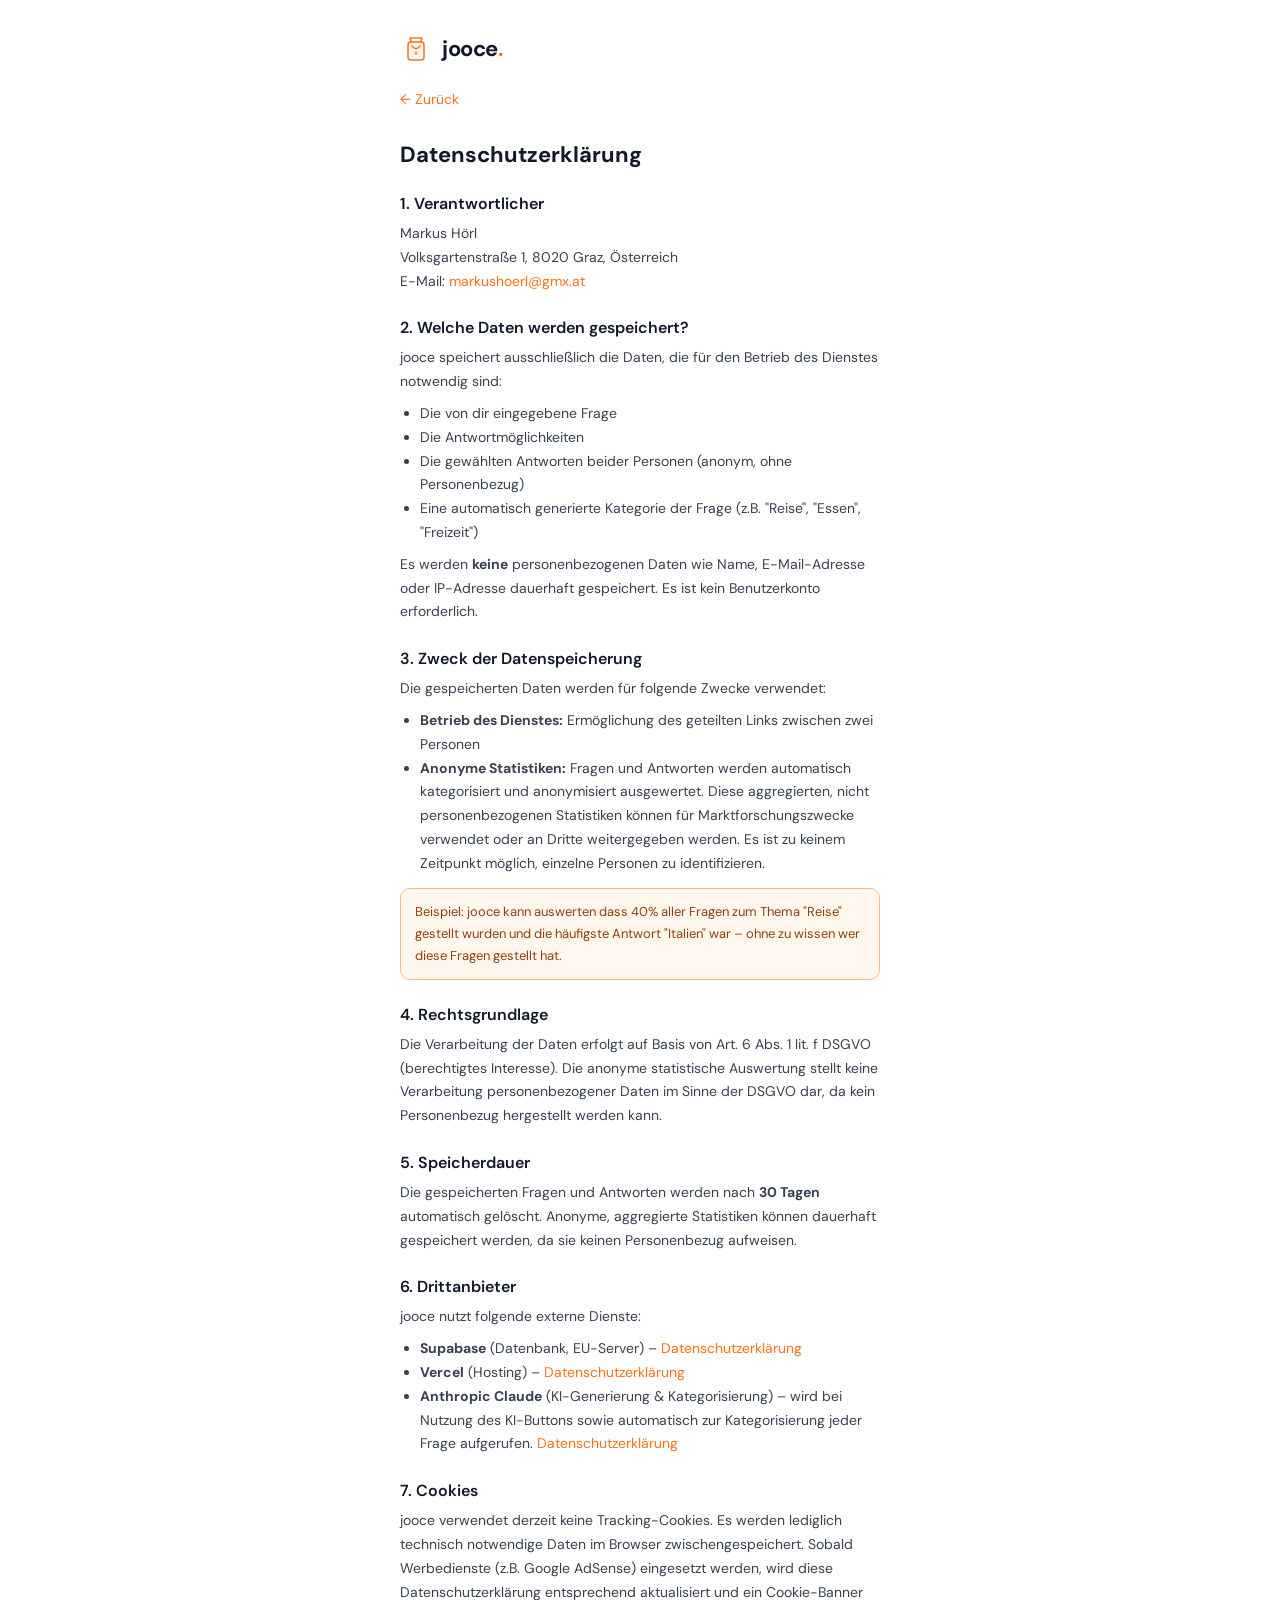
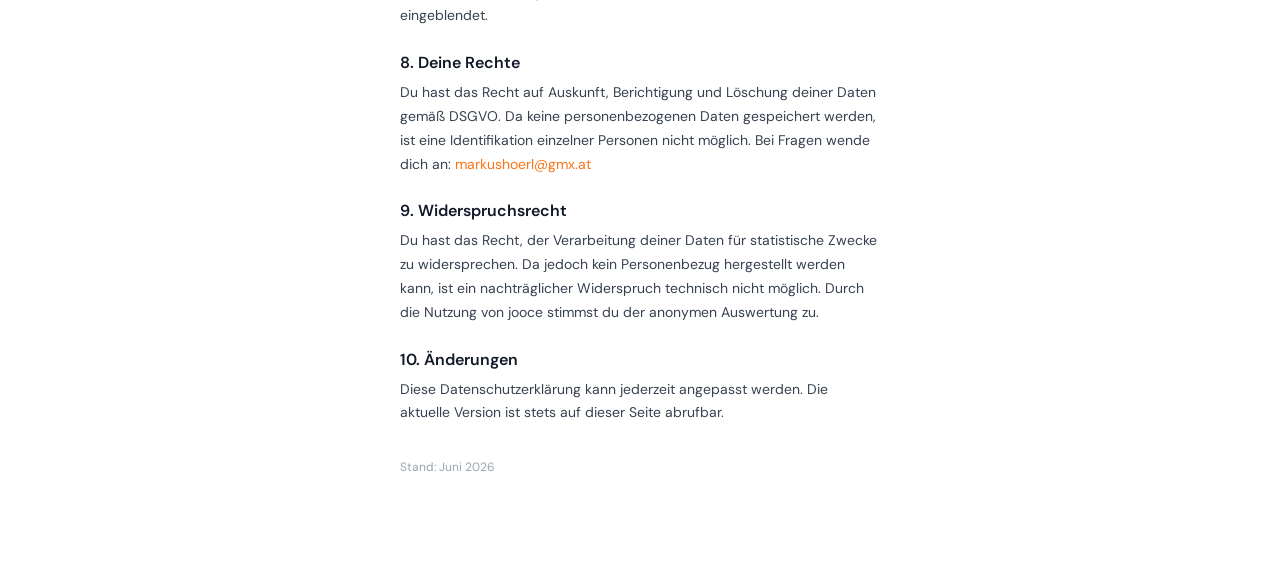
<file: datenschutz.html>
<!DOCTYPE html>
<html lang="de">
<head>
  <meta charset="UTF-8" />
  <meta name="viewport" content="width=device-width, initial-scale=1.0" />
  <title>Datenschutz – jooce.</title>
  <link rel="preconnect" href="https://fonts.googleapis.com" />
  <link href="https://fonts.googleapis.com/css2?family=DM+Sans:wght@400;500;600;700&display=swap" rel="stylesheet" />
  <link rel="stylesheet" href="/style.css" />
  <style>
    .legal { max-width: 520px; margin: 0 auto; padding: 2rem 1.25rem; }
    .legal h1 { font-size: 22px; font-weight: 700; margin-bottom: 1.5rem; color: #111827; }
    .legal h2 { font-size: 16px; font-weight: 600; margin: 1.5rem 0 0.5rem; color: #111827; }
    .legal p, .legal li { font-size: 14px; color: #374151; line-height: 1.7; }
    .legal a { color: #F97316; text-decoration: none; }
    .legal ul { padding-left: 1.25rem; margin: 0.5rem 0; }
    .back-btn { display: inline-flex; align-items: center; gap: 6px; font-size: 14px; color: #6B7280; margin-bottom: 2rem; text-decoration: none; }
    .back-btn:hover { color: #F97316; }
    .highlight { background: #FFF7ED; border: 1.5px solid #FDBA74; border-radius: 10px; padding: 12px 14px; margin: 0.75rem 0; }
    .highlight p { margin: 0; font-size: 13px; color: #92400E; }
  </style>
</head>
<body>
<div class="legal">
  <div class="logo" style="margin-bottom:1.5rem;">
    <svg width="32" height="32" viewBox="0 0 32 32" fill="none">
      <rect x="8" y="10" width="16" height="18" rx="3" fill="#FFF7ED" stroke="#F97316" stroke-width="1.5"/>
      <path d="M11 10 L10 6 L22 6 L21 10" stroke="#F97316" stroke-width="1.5" stroke-linecap="round" stroke-linejoin="round" fill="none"/>
      <path d="M12 14 Q16 19 20 14" stroke="#F97316" stroke-width="1.5" stroke-linecap="round" fill="none"/>
      <circle cx="16" cy="21" r="2" fill="#F97316" opacity="0.5"/>
    </svg>
    <span class="logo-text">jooce<em>.</em></span>
  </div>

  <a href="/" class="back-btn">← Zurück</a>

  <h1>Datenschutzerklärung</h1>

  <h2>1. Verantwortlicher</h2>
  <p>
    Markus Hörl<br>
    Volksgartenstraße 1, 8020 Graz, Österreich<br>
    E-Mail: <a href="mailto:markushoerl@gmx.at">markushoerl@gmx.at</a>
  </p>

  <h2>2. Welche Daten werden gespeichert?</h2>
  <p>jooce speichert ausschließlich die Daten, die für den Betrieb des Dienstes notwendig sind:</p>
  <ul>
    <li>Die von dir eingegebene Frage</li>
    <li>Die Antwortmöglichkeiten</li>
    <li>Die gewählten Antworten beider Personen (anonym, ohne Personenbezug)</li>
    <li>Eine automatisch generierte Kategorie der Frage (z.B. "Reise", "Essen", "Freizeit")</li>
  </ul>
  <p>Es werden <strong>keine</strong> personenbezogenen Daten wie Name, E-Mail-Adresse oder IP-Adresse dauerhaft gespeichert. Es ist kein Benutzerkonto erforderlich.</p>

  <h2>3. Zweck der Datenspeicherung</h2>
  <p>Die gespeicherten Daten werden für folgende Zwecke verwendet:</p>
  <ul>
    <li><strong>Betrieb des Dienstes:</strong> Ermöglichung des geteilten Links zwischen zwei Personen</li>
    <li><strong>Anonyme Statistiken:</strong> Fragen und Antworten werden automatisch kategorisiert und anonymisiert ausgewertet. Diese aggregierten, nicht personenbezogenen Statistiken können für Marktforschungszwecke verwendet oder an Dritte weitergegeben werden. Es ist zu keinem Zeitpunkt möglich, einzelne Personen zu identifizieren.</li>
  </ul>

  <div class="highlight">
    <p>Beispiel: jooce kann auswerten dass 40% aller Fragen zum Thema "Reise" gestellt wurden und die häufigste Antwort "Italien" war – ohne zu wissen wer diese Fragen gestellt hat.</p>
  </div>

  <h2>4. Rechtsgrundlage</h2>
  <p>Die Verarbeitung der Daten erfolgt auf Basis von Art. 6 Abs. 1 lit. f DSGVO (berechtigtes Interesse). Die anonyme statistische Auswertung stellt keine Verarbeitung personenbezogener Daten im Sinne der DSGVO dar, da kein Personenbezug hergestellt werden kann.</p>

  <h2>5. Speicherdauer</h2>
  <p>Die gespeicherten Fragen und Antworten werden nach <strong>30 Tagen</strong> automatisch gelöscht. Anonyme, aggregierte Statistiken können dauerhaft gespeichert werden, da sie keinen Personenbezug aufweisen.</p>

  <h2>6. Drittanbieter</h2>
  <p>jooce nutzt folgende externe Dienste:</p>
  <ul>
    <li><strong>Supabase</strong> (Datenbank, EU-Server) – <a href="https://supabase.com/privacy" target="_blank">Datenschutzerklärung</a></li>
    <li><strong>Vercel</strong> (Hosting) – <a href="https://vercel.com/legal/privacy-policy" target="_blank">Datenschutzerklärung</a></li>
    <li><strong>Anthropic Claude</strong> (KI-Generierung & Kategorisierung) – wird bei Nutzung des KI-Buttons sowie automatisch zur Kategorisierung jeder Frage aufgerufen. <a href="https://www.anthropic.com/privacy" target="_blank">Datenschutzerklärung</a></li>
  </ul>

  <h2>7. Cookies</h2>
  <p>jooce verwendet derzeit keine Tracking-Cookies. Es werden lediglich technisch notwendige Daten im Browser zwischengespeichert. Sobald Werbedienste (z.B. Google AdSense) eingesetzt werden, wird diese Datenschutzerklärung entsprechend aktualisiert und ein Cookie-Banner eingeblendet.</p>

  <h2>8. Deine Rechte</h2>
  <p>Du hast das Recht auf Auskunft, Berichtigung und Löschung deiner Daten gemäß DSGVO. Da keine personenbezogenen Daten gespeichert werden, ist eine Identifikation einzelner Personen nicht möglich. Bei Fragen wende dich an: <a href="mailto:markushoerl@gmx.at">markushoerl@gmx.at</a></p>

  <h2>9. Widerspruchsrecht</h2>
  <p>Du hast das Recht, der Verarbeitung deiner Daten für statistische Zwecke zu widersprechen. Da jedoch kein Personenbezug hergestellt werden kann, ist ein nachträglicher Widerspruch technisch nicht möglich. Durch die Nutzung von jooce stimmst du der anonymen Auswertung zu.</p>

  <h2>10. Änderungen</h2>
  <p>Diese Datenschutzerklärung kann jederzeit angepasst werden. Die aktuelle Version ist stets auf dieser Seite abrufbar.</p>

  <p style="margin-top:2rem;color:#9CA3AF;font-size:12px;">Stand: Juni 2026</p>
</div>
</body>
</html>
</file>
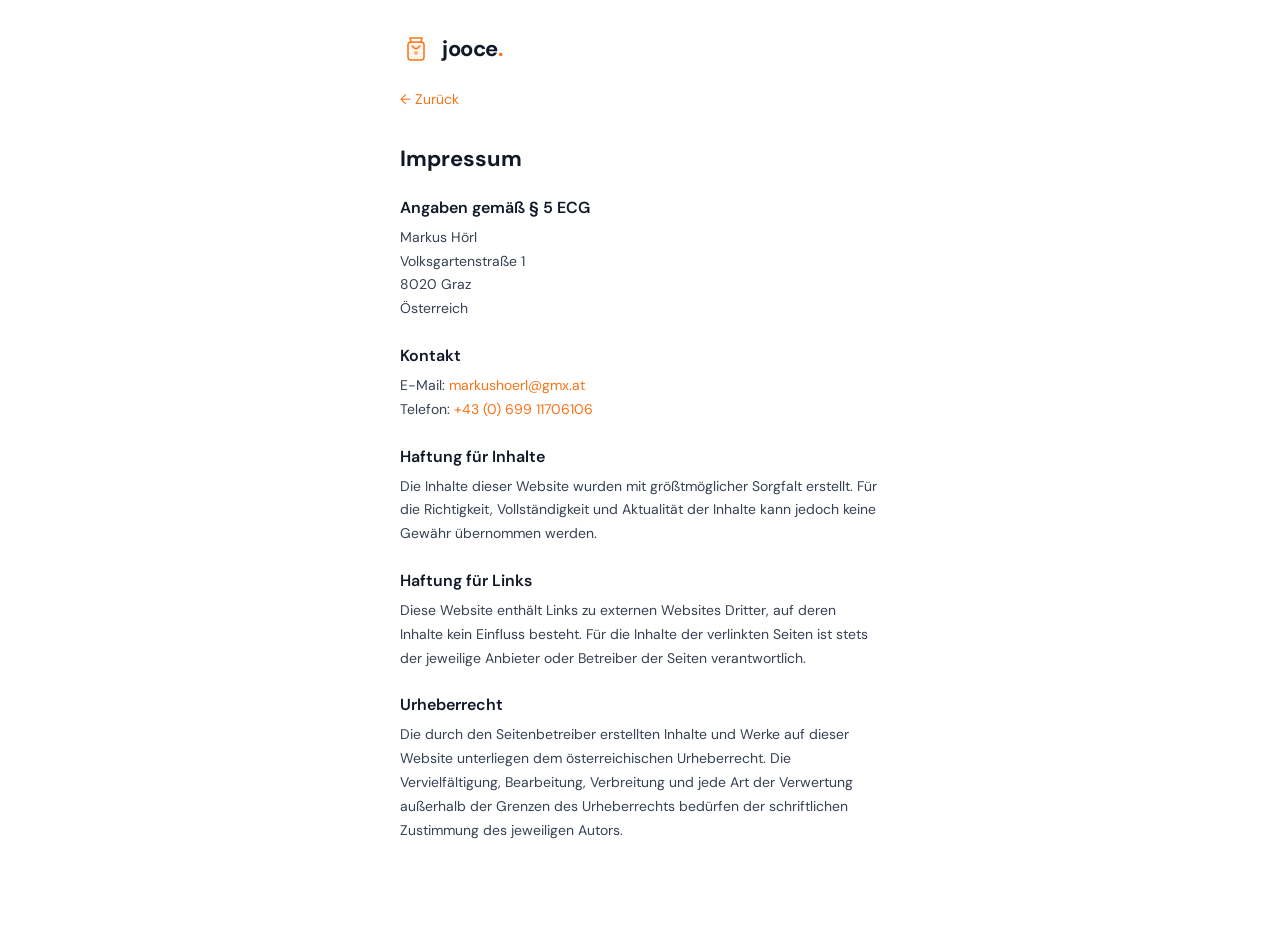
<file: impressum.html>
<!DOCTYPE html>
<html lang="de">
<head>
  <meta charset="UTF-8" />
  <meta name="viewport" content="width=device-width, initial-scale=1.0" />
  <title>Impressum – jooce.</title>
  <link rel="preconnect" href="https://fonts.googleapis.com" />
  <link href="https://fonts.googleapis.com/css2?family=DM+Sans:wght@400;500;600;700&display=swap" rel="stylesheet" />
  <link rel="stylesheet" href="/style.css" />
  <style>
    .legal { max-width: 520px; margin: 0 auto; padding: 2rem 1.25rem; }
    .legal h1 { font-size: 22px; font-weight: 700; margin-bottom: 1.5rem; color: #111827; }
    .legal h2 { font-size: 16px; font-weight: 600; margin: 1.5rem 0 0.5rem; color: #111827; }
    .legal p, .legal a { font-size: 14px; color: #374151; line-height: 1.7; }
    .legal a { color: #F97316; text-decoration: none; }
    .back-btn { display: inline-flex; align-items: center; gap: 6px; font-size: 14px; color: #6B7280; margin-bottom: 2rem; text-decoration: none; }
    .back-btn:hover { color: #F97316; }
  </style>
</head>
<body>
<div class="legal">
  <div class="logo" style="margin-bottom:1.5rem;">
    <svg width="32" height="32" viewBox="0 0 32 32" fill="none">
      <rect x="8" y="10" width="16" height="18" rx="3" fill="#FFF7ED" stroke="#F97316" stroke-width="1.5"/>
      <path d="M11 10 L10 6 L22 6 L21 10" stroke="#F97316" stroke-width="1.5" stroke-linecap="round" stroke-linejoin="round" fill="none"/>
      <path d="M12 14 Q16 19 20 14" stroke="#F97316" stroke-width="1.5" stroke-linecap="round" fill="none"/>
      <circle cx="16" cy="21" r="2" fill="#F97316" opacity="0.5"/>
    </svg>
    <span class="logo-text">jooce<em>.</em></span>
  </div>

  <a href="/" class="back-btn">← Zurück</a>

  <h1>Impressum</h1>

  <h2>Angaben gemäß § 5 ECG</h2>
  <p>
    Markus Hörl<br>
    Volksgartenstraße 1<br>
    8020 Graz<br>
    Österreich
  </p>

  <h2>Kontakt</h2>
  <p>
    E-Mail: <a href="mailto:markushoerl@gmx.at">markushoerl@gmx.at</a><br>
    Telefon: <a href="tel:+4369911706106">+43 (0) 699 11706106</a>
  </p>

  <h2>Haftung für Inhalte</h2>
  <p>
    Die Inhalte dieser Website wurden mit größtmöglicher Sorgfalt erstellt. Für die Richtigkeit, Vollständigkeit und Aktualität der Inhalte kann jedoch keine Gewähr übernommen werden.
  </p>

  <h2>Haftung für Links</h2>
  <p>
    Diese Website enthält Links zu externen Websites Dritter, auf deren Inhalte kein Einfluss besteht. Für die Inhalte der verlinkten Seiten ist stets der jeweilige Anbieter oder Betreiber der Seiten verantwortlich.
  </p>

  <h2>Urheberrecht</h2>
  <p>
    Die durch den Seitenbetreiber erstellten Inhalte und Werke auf dieser Website unterliegen dem österreichischen Urheberrecht. Die Vervielfältigung, Bearbeitung, Verbreitung und jede Art der Verwertung außerhalb der Grenzen des Urheberrechts bedürfen der schriftlichen Zustimmung des jeweiligen Autors.
  </p>
</div>
</body>
</html>
</file>
<file: style.css>
*, *::before, *::after { box-sizing: border-box; margin: 0; padding: 0; }

:root {
  --orange:       #F97316;
  --orange-light: #FFF7ED;
  --orange-mid:   #FDBA74;
  --orange-dark:  #EA6A0A;
  --green:        #22C55E;
  --green-light:  #F0FDF4;
  --green-border: #BBF7D0;
  --green-dark:   #15803D;
  --text-primary:   #111827;
  --text-secondary: #6B7280;
  --border:         #E5E7EB;
  --bg:             #FFFFFF;
  --bg-secondary:   #F9FAFB;
  --radius:         14px;
  --font: 'DM Sans', sans-serif;
}

body { font-family: var(--font); background: var(--bg); color: var(--text-primary); min-height: 100vh; padding: 0 0 4rem; }
.wrap { max-width: 520px; margin: 0 auto; padding: 2rem 1.25rem; }

.logo { display: flex; align-items: center; gap: 10px; margin-bottom: 2rem; }
.logo-text { font-size: 22px; font-weight: 700; color: var(--text-primary); letter-spacing: -0.5px; }
.logo-text em { color: var(--orange); font-style: normal; }

.q-row { display: flex; align-items: stretch; gap: 10px; margin-bottom: 1rem; }
textarea {
  flex: 1; padding: 12px 14px;
  border: 1.5px solid var(--border); border-radius: var(--radius);
  font-family: var(--font); font-size: 15px; color: var(--text-primary);
  background: var(--bg); resize: none;
}
textarea:focus { outline: none; border-color: var(--orange); }

.max-badge {
  flex-shrink: 0; display: flex; flex-direction: column;
  align-items: center; justify-content: space-between;
  background: var(--orange-light); border: 1.5px solid var(--orange-mid);
  border-radius: var(--radius); padding: 10px 12px; min-width: 76px;
}
.badge-label { font-size: 11px; color: var(--orange); font-weight: 600; text-align: center; line-height: 1.3; }
.badge-controls { display: flex; align-items: center; gap: 6px; }
.cnt-btn {
  background: var(--bg); border: 1.5px solid var(--orange-mid); border-radius: 8px;
  cursor: pointer; color: var(--orange); font-size: 16px; font-weight: 700;
  width: 24px; height: 24px; display: flex; align-items: center; justify-content: center;
}
.cnt-btn:hover { background: var(--orange-light); }
.cnt-num { font-size: 16px; font-weight: 700; color: var(--orange); min-width: 16px; text-align: center; }

/* Answer rows */
.answer-row { display: flex; align-items: center; margin-bottom: 10px; }

.answer-field {
  flex: 1; display: flex; align-items: center;
  border: 1.5px solid var(--border); border-radius: var(--radius);
  background: var(--bg); height: 44px; overflow: hidden;
  transition: border-color 0.2s; position: relative;
}
.answer-field:focus-within { border-color: var(--orange); }

.check-wrap {
  flex-shrink: 0; width: 46px; height: 44px;
  display: flex; align-items: center; justify-content: center;
  cursor: pointer; transition: background 0.15s;
}
.check-wrap:hover { background: #F9FAFB; }

.check-circle {
  width: 26px; height: 26px; border-radius: 50%;
  border: 2px solid #D1D5DB;
  display: flex; align-items: center; justify-content: center;
  transition: all 0.2s; color: transparent; font-size: 14px;
  background: var(--bg);
}
.check-circle.checked { background: var(--green); border-color: var(--green); color: #fff; }

.answer-field input {
  flex: 1; height: 100%; padding: 0 10px;
  border: none; outline: none;
  font-family: var(--font); font-size: 14px; color: var(--text-primary);
  background: transparent;
}
.answer-field input:disabled { color: var(--text-secondary); cursor: default; }

/* X button – hidden by default, shown on hover/focus */
.del-btn {
  flex-shrink: 0;
  background: none; border: none;
  cursor: pointer; color: var(--text-secondary);
  width: 28px; height: 44px;
  display: none; align-items: center; justify-content: center;
  font-size: 14px; padding: 0;
  transition: color 0.15s;
}
.del-btn:hover { color: #EF4444; }
.answer-field:hover .del-btn,
.answer-field:focus-within .del-btn { display: flex; }

/* KI button – white bg, orange border, no divider */
.ki-btn {
  flex-shrink: 0;
  background: #FFFFFF;
  border: 1.5px solid var(--orange-mid);
  border-radius: 7px;
  cursor: pointer; color: var(--orange);
  height: 28px; width: 40px;
  margin-right: 8px;
  display: flex; align-items: center; justify-content: center;
  font-size: 12px; font-weight: 700; font-family: var(--font);
  transition: background 0.15s;
}
.ki-btn:hover { background: var(--orange-light); }
.ki-btn.loading { opacity: 0.5; pointer-events: none; }

/* Add row */
.add-row { margin-bottom: 1.25rem; }
.add-field {
  display: flex; align-items: center; gap: 8px;
  border: 1.5px dashed var(--border); border-radius: var(--radius);
  padding: 0 14px; height: 44px; cursor: pointer;
  color: var(--text-secondary); font-size: 14px; font-family: var(--font); background: none;
}
.add-field:hover { border-color: var(--orange-mid); color: var(--orange); background: var(--orange-light); }

/* Info box */
.info-box {
  background: var(--orange-light); border: 1.5px solid var(--orange-mid);
  border-radius: var(--radius); padding: 14px 16px; margin-bottom: 1.25rem;
  display: flex; flex-direction: column; gap: 10px;
}
.info-main { font-size: 13px; color: #92400E; font-weight: 400; line-height: 1.5; }
.info-row { display: flex; align-items: center; gap: 10px; font-size: 13px; color: #92400E; font-weight: 400; line-height: 1.5; }
.info-ki-badge {
  flex-shrink: 0; background: #FFFFFF;
  border: 1.5px solid var(--orange-mid); border-radius: 7px; padding: 3px 10px;
  font-size: 12px; font-weight: 700; color: var(--orange); font-family: var(--font);
}

/* Buttons */
.primary-btn {
  background: var(--orange); color: #fff; border: none;
  border-radius: var(--radius); padding: 13px 20px;
  font-size: 15px; font-weight: 600; cursor: pointer; width: 100%;
  font-family: var(--font); display: flex; align-items: center; justify-content: center; gap: 8px;
}
.primary-btn:hover { background: var(--orange-dark); }

.secondary-btn {
  background: none; border: 1.5px solid var(--border);
  border-radius: var(--radius); padding: 12px 20px;
  font-size: 15px; color: var(--text-primary); cursor: pointer;
  width: 100%; margin-top: 0.5rem; font-family: var(--font);
  display: flex; align-items: center; justify-content: center; gap: 8px;
}
.secondary-btn:hover { background: var(--bg-secondary); }

.share-btn {
  background: #25D366; color: #fff; border: none;
  border-radius: var(--radius); padding: 13px 20px;
  font-size: 15px; font-weight: 600; cursor: pointer;
  width: 100%; font-family: var(--font);
  display: flex; align-items: center; justify-content: center; gap: 8px;
}
.share-btn:hover { background: #1ebe5d; }

/* Person B */
.question-display { font-size: 20px; font-weight: 600; color: var(--text-primary); margin-bottom: 0.5rem; line-height: 1.4; }
.question-meta { font-size: 13px; color: var(--text-secondary); margin-bottom: 1.25rem; }

/* Waiting */
.waiting-center { display: flex; flex-direction: column; align-items: center; text-align: center; padding: 1rem 0; }
.waiting-glass { margin-bottom: 1.5rem; }
.waiting-title { font-size: 20px; font-weight: 600; color: var(--text-primary); line-height: 1.4; margin-bottom: 0.5rem; }
.waiting-sub { font-size: 14px; color: var(--text-secondary); margin-bottom: 1.5rem; }

/* Ad */
.ad-box {
  width: 100%; border-radius: var(--radius); border: 1.5px dashed var(--border);
  padding: 16px; margin-top: 1rem; text-align: center; background: var(--bg-secondary);
}
.ad-label { font-size: 10px; color: var(--text-secondary); text-transform: uppercase; letter-spacing: 0.06em; margin-bottom: 6px; }
.ad-text { font-size: 15px; font-weight: 600; margin-bottom: 2px; }
.ad-sub { font-size: 12px; color: var(--text-secondary); }

/* Result */
.result-center { display: flex; flex-direction: column; align-items: center; text-align: center; padding: 1rem 0; width: 100%; }
.result-big-glass { margin-bottom: 1.5rem; }
.result-title { font-size: 24px; font-weight: 700; color: var(--text-primary); margin-bottom: 0.4rem; line-height: 1.3; }
.result-sub { font-size: 14px; color: var(--text-secondary); margin-bottom: 1.5rem; }
.result-match-row {
  display: flex; align-items: center; gap: 12px;
  background: var(--green-light); border: 1.5px solid var(--green-border);
  border-radius: var(--radius); padding: 12px 16px;
  margin-bottom: 10px; width: 100%; text-align: left;
}
.result-match-text { font-size: 15px; font-weight: 500; color: var(--green-dark); }

.secret-note {
  font-size: 12px; color: var(--text-secondary); background: var(--bg-secondary);
  border-radius: var(--radius); padding: 10px 14px;
  display: flex; gap: 8px; align-items: flex-start; border: 1.5px solid var(--border);
}

@keyframes spin { to { transform: rotate(360deg); } }
.spinning { display: inline-block; animation: spin .8s linear infinite; }
@keyframes fadein { from { opacity: 0; transform: translateY(6px); } to { opacity: 1; transform: none; } }
.fadein { animation: fadein .35s ease forwards; }
</file>
